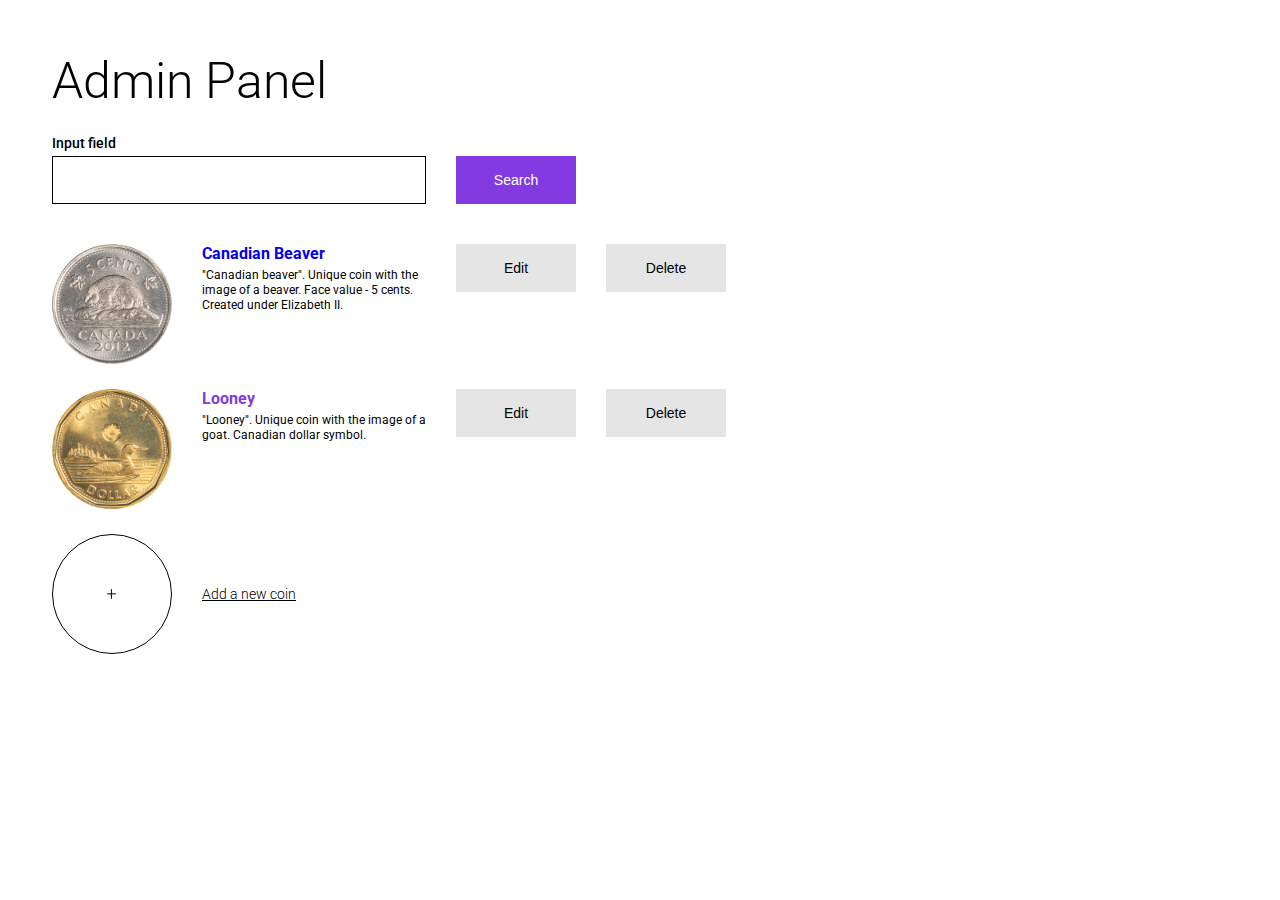
<file: Admin panel 1/index.html>
<!DOCTYPE html>
<html lang="en">

<head>
    <meta charset="UTF-8">
    <meta http-equiv="X-UA-Compatible" content="IE=edge">
    <meta name="viewport" content="width=device-width, initial-scale=1.0">
    <title>Admin panel 1</title>
    <link rel="stylesheet" href="../reset.css">
    <link rel="stylesheet" href="./style.css">
</head>

<body>
    <div class="container">
        <h1 class="header">Admin Panel</h1>
        <form action="submit">
            <label for="input" class="label">
                Input field
            </label>
            <div class="input-button">
                <input class="search-input" type="text" id="input">
                <button class="search-button">Search</button>
            </div>
        </form>
        <div class="coins">
            <div class="coin">
                <img src="./imgs/canadian-beaver.svg" alt="canadian-beaver">
                <div class="texts">
                    <h3><a class="link" href="../Coin's description/index.html">Canadian Beaver</a></h3>
                    <p>"Canadian beaver". Unique coin with the image of a beaver. Face value - 5 cents. Created
                        under Elizabeth II.</p>
                </div>
                <button>Edit</button>
                <button>Delete</button>
            </div>
            <div class="coin">
                <img src="./imgs/looney.svg" alt="">
                <div class="texts">
                    <h3>Looney</h3>
                    <p>"Looney". Unique coin with the image
                        of a goat. Canadian dollar symbol.</p>
                </div>
                <button>Edit</button>
                <button>Delete</button>
            </div>
            <div class="new coin">
                <img src="./imgs/ellipse-with-plus.svg" alt="">
                <div class="texts">
                    <a href="/">Add a new coin</a>
                </div>

            </div>
        </div>




    </div>
</body>

</html>
</file>
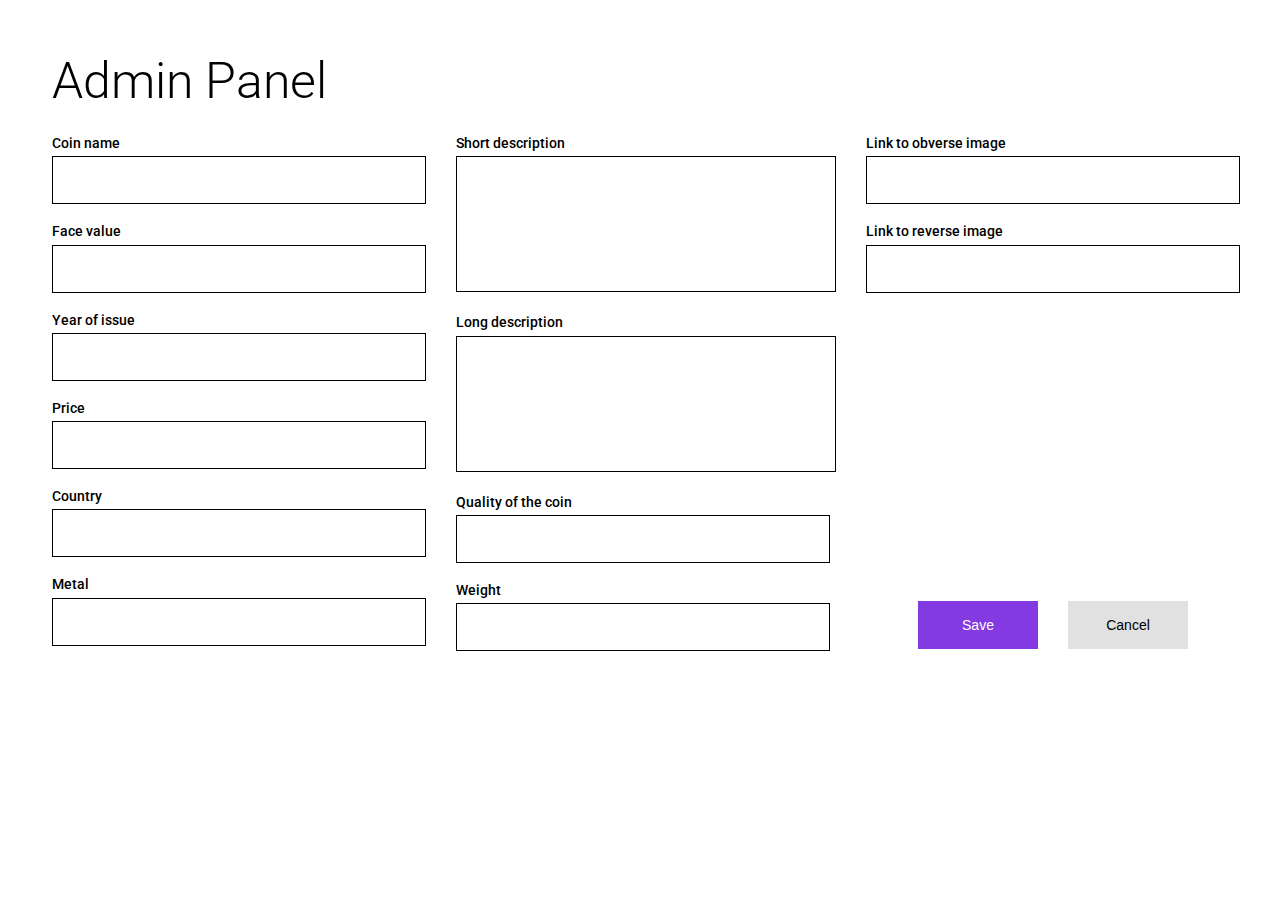
<file: Admin panel 2/index.html>
<!DOCTYPE html>
<html lang="en">

<head>
    <meta charset="UTF-8">
    <meta http-equiv="X-UA-Compatible" content="IE=edge">
    <meta name="viewport" content="width=device-width, initial-scale=1.0">
    <title>Admin panel 2</title>
    <link rel="stylesheet" href="../reset.css">
    <link rel="stylesheet" href="./style.css">
</head>

<body>
    <div class="container">
        <h1 class="header">Admin Panel</h1>
        <form action="">
            <div class="first column">

                <label for="coin-name">Coin name</label>
                <input type="text" name="coin-name" id="coin-name">

                <label for="face-value">Face value</label>
                <input type="text" name="face-value" id="face-value">

                <label for="year">Year of issue</label>
                <input type="text" name="year" id="year">

                <label for="price">Price</label>
                <input type="text" name="price" id="price">

                <label for="country">Country</label>
                <input type="text" name="country" id="country">

                <label for="metal">Metal</label>
                <input type="text" name="metal" id="metal">

            </div>
            <div class="second column">
                <label for="short-description">Short description</label>
                <textarea name="short-description" id="short-description"></textarea>

                <label for="long-description">Long description</label>
                <textarea name="long-description" id="long-description"></textarea>

                <label for="quality">Quality of the coin</label>
                <input type="text" name="quality" id="quality">

                <label for="weight">Weight</label>
                <input type="text" id="weight">

            </div>
            <div class="third column">
                <label for="observe-link">Link to obverse image</label>
                <input type="text" name="observe-link" id="observe-link">

                <label for="reverse-link">Link to reverse image</label>
                <input type="text" name="reverse-link" id="reverse-link">
                <div class="buttons">
                    <button>Save</button>
                    <button>Cancel</button>
                </div>
            </div>
        </form>



    </div>
</body>

</html>
</file>
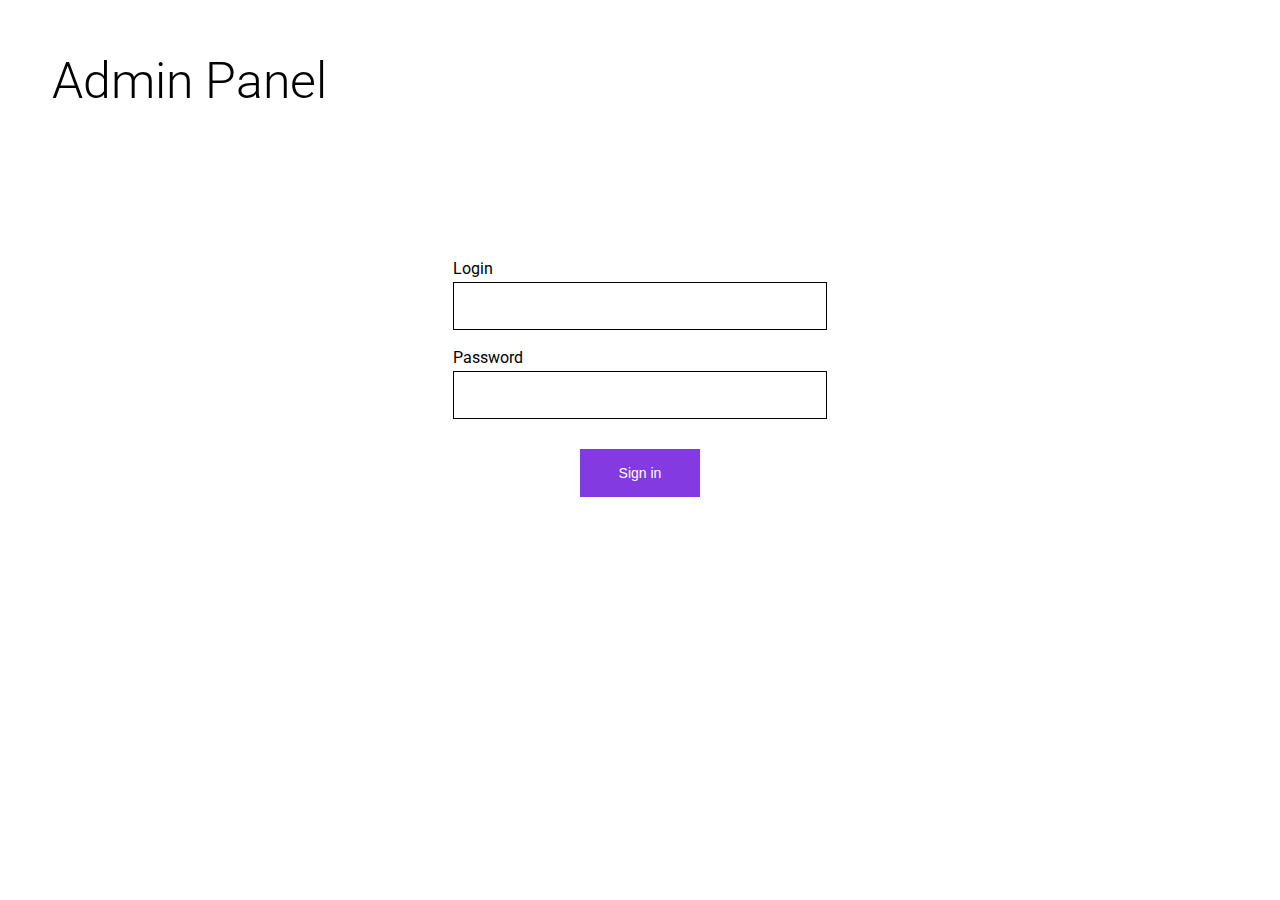
<file: Admin panel login/index.html>
<!DOCTYPE html>
<html lang="en">

<head>
    <meta charset="UTF-8">
    <meta http-equiv="X-UA-Compatible" content="IE=edge">
    <meta name="viewport" content="width=device-width, initial-scale=1.0">
    <title>Admin panel login</title>
    <link rel="stylesheet" href="../reset.css">
    <link rel="stylesheet" href="./style.css">

</head>

<body>
    <div class="container">
        <h1 class="admin-panel">Admin Panel</h1>

        <div class="main">
            <form action="submit">
                <div class="login">
                    <label for="login" class="label">
                        Login
                    </label>
                    <input type="text" name="login" id="login">
                </div>
                <div class="password">
                    <label for="password">Password</label>
                    <input type="password" name="password" id="password">
                </div>
                <button class="sign-in-button">Sign in</button>
            </form>
        </div>
    </div>
</body>

</html>
</file>
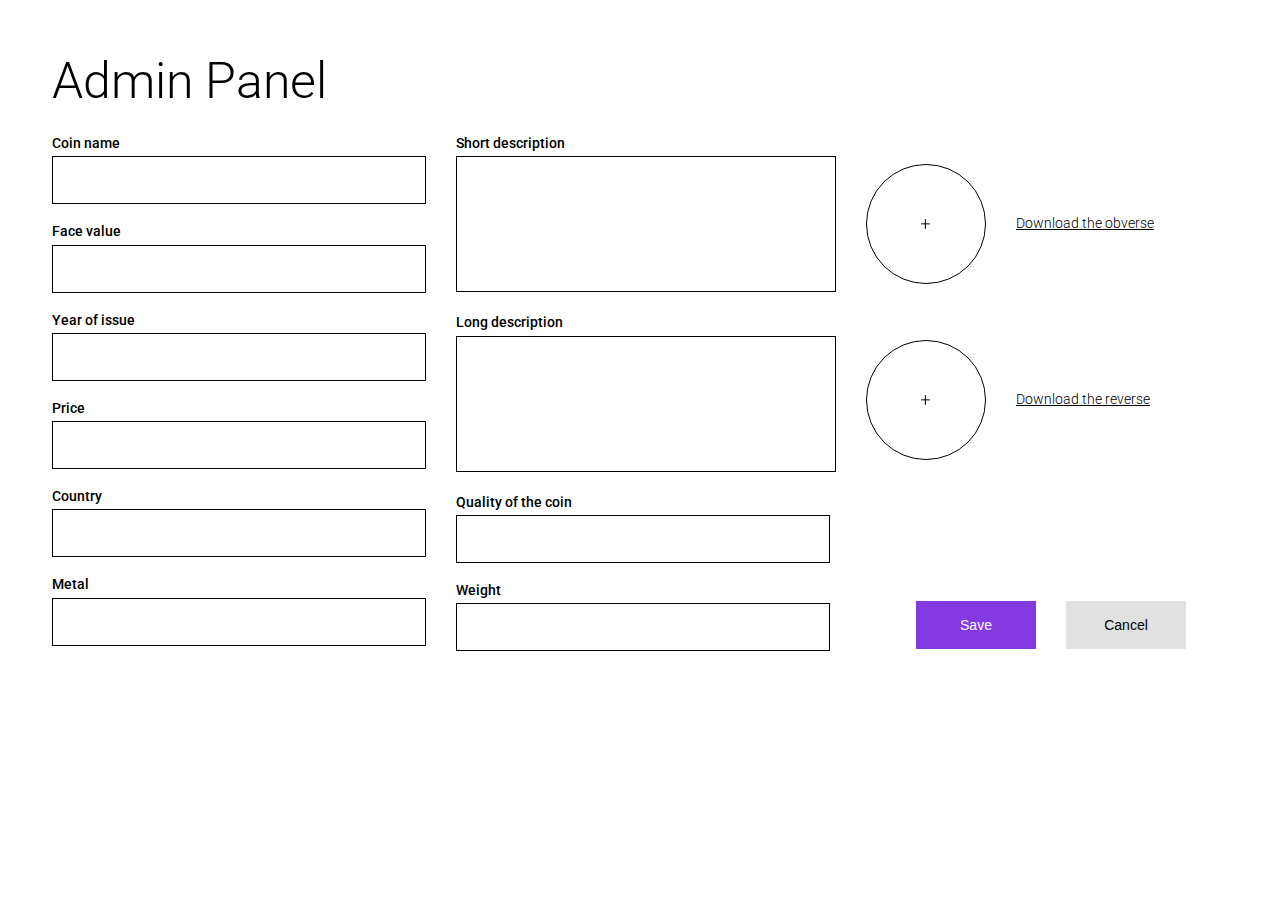
<file: Admin panel/index.html>
<!DOCTYPE html>
<html lang="en">

<head>
    <meta charset="UTF-8">
    <meta http-equiv="X-UA-Compatible" content="IE=edge">
    <meta name="viewport" content="width=device-width, initial-scale=1.0">
    <title>Admin panel 2</title>
    <link rel="stylesheet" href="../reset.css">
    <link rel="stylesheet" href="./style.css">
</head>

<body>
    <div class="container">
        <h1 class="header">Admin Panel</h1>
        <form action="">
            <div class="column">

                <label for="coin-name">Coin name</label>
                <input type="text" name="coin-name" id="coin-name">

                <label for="face-value">Face value</label>
                <input type="text" name="face-value" id="face-value">

                <label for="year">Year of issue</label>
                <input type="text" name="year" id="year">

                <label for="price">Price</label>
                <input type="text" name="price" id="price">

                <label for="country">Country</label>
                <input type="text" name="country" id="country">

                <label for="metal">Metal</label>
                <input type="text" name="metal" id="metal">

            </div>
            <div class="column">
                <label for="short-description">Short description</label>
                <textarea name="short-description" id="short-description"></textarea>

                <label for="long-description">Long description</label>
                <textarea name="long-description" id="long-description"></textarea>

                <label for="quality">Quality of the coin</label>
                <input type="text" name="quality" id="quality">

                <label for="weight">Weight</label>
                <input type="text" id="weight">

            </div>
            <div class="column">
                <div class="download-links">
                    <div class="download">
                        <img src="./imgs/ellipse-with-plus.svg" alt="download-icon">
                        <a href="/">Download the obverse</a>
                    </div>
                    <div class="download">
                        <img src="./imgs/ellipse-with-plus.svg" alt="download-icon">
                        <a href="/">Download the reverse</a>
                    </div>
                </div>
                <div class="buttons">
                    <button>Save</button>
                    <button>Cancel</button>
                </div>
            </div>
        </form>



    </div>
</body>

</html>
</file>
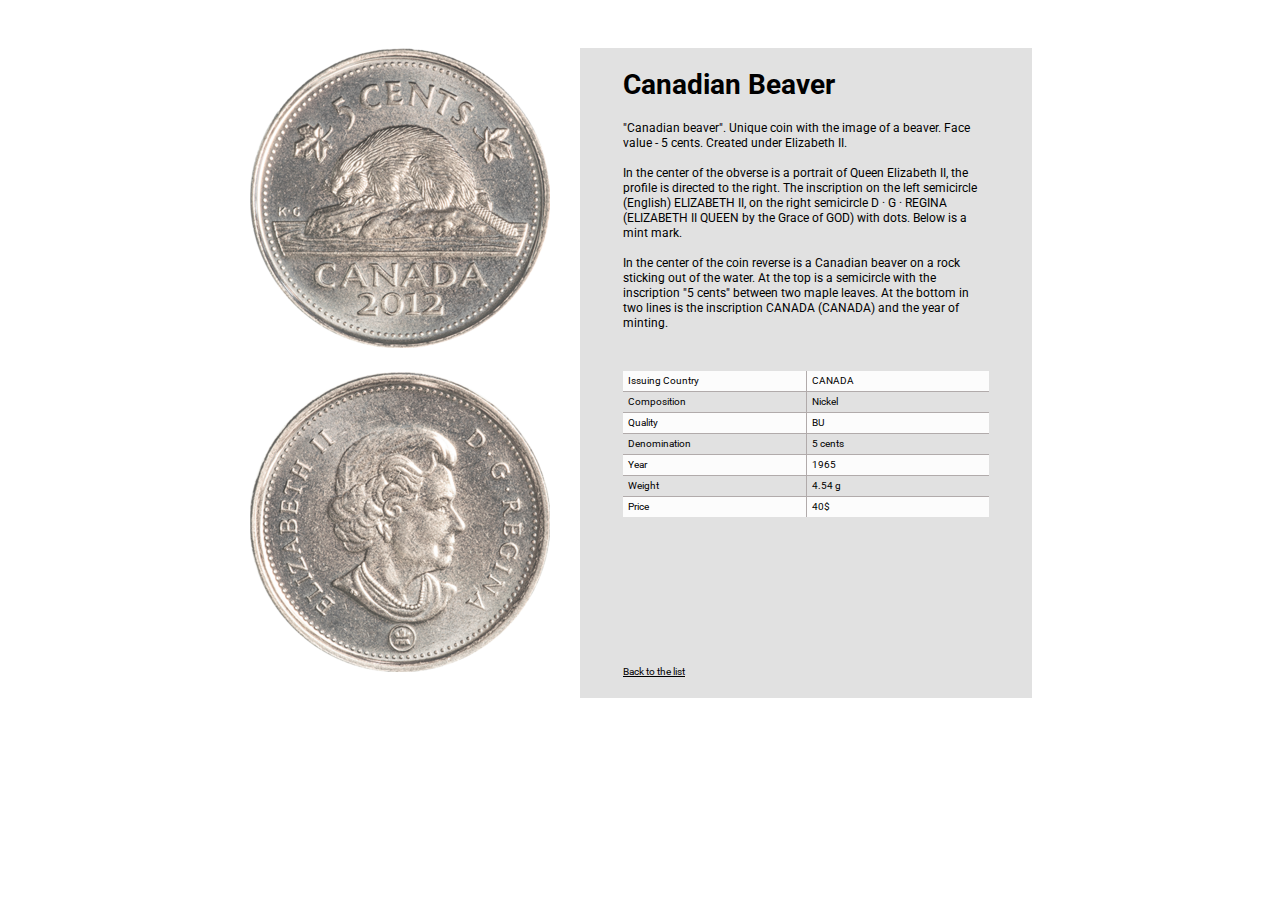
<file: Coin's description/index.html>
<!DOCTYPE html>
<html lang="en">

<head>
    <meta charset="UTF-8">
    <meta http-equiv="X-UA-Compatible" content="IE=edge">
    <meta name="viewport" content="width=device-width, initial-scale=1.0">
    <title>Coin's Description</title>
    <link rel="stylesheet" href="../reset.css">
    <link rel="stylesheet" href="./style.css">
</head>

<body>
    <div class="container">
        <div class="main">
            <div class="images">
                <img src="./imgs/canadian-beaver-front.svg" alt="canadian-beaver-front">
                <img src="./imgs/canadian-beaver-back.svg" alt="canadian-beaver-back">
            </div>
            <div class="description">
                <h1>Canadian Beaver</h1>
                <p>"Canadian beaver". Unique coin with the image of a beaver. Face value - 5 cents. Created under
                    Elizabeth
                    II.
                    <br>
                    <br>

                    In the center of the obverse is a portrait of Queen Elizabeth II, the profile is directed to the
                    right.
                    The inscription on the left semicircle (English) ELIZABETH II, on the right semicircle D · G ·
                    REGINA
                    (ELIZABETH II QUEEN by the Grace of GOD) with dots. Below is a mint mark.
                    <br>
                    <br>

                    In the center of the coin reverse is a Canadian beaver on a rock sticking out of the water. At the
                    top
                    is a semicircle with the inscription "5 cents" between two maple leaves. At the bottom in two lines
                    is
                    the inscription CANADA (CANADA) and the year of minting.
                </p>
                <table>
                    <tbody>
                        <tr>
                            <td>Issuing Country</td>
                            <td>CANADA</td>
                        </tr>
                        <tr>
                            <td>Composition</td>
                            <td>Nickel</td>
                        </tr>
                        <tr>
                            <td>Quality</td>
                            <td>BU</td>
                        </tr>
                        <tr>
                            <td>Denomination</td>
                            <td>5 cents</td>
                        </tr>
                        <tr>
                            <td>Year</td>
                            <td>1965</td>
                        </tr>
                        <tr>
                            <td>Weight</td>
                            <td>4.54 g</td>
                        </tr>
                        <tr>
                            <td>Price</td>
                            <td>40$</td>
                        </tr>
                    </tbody>
                </table>
                <a href="../List of Coins/index.html">Back to the list</a>
            </div>
        </div>
    </div>
</body>

</html>
</file>
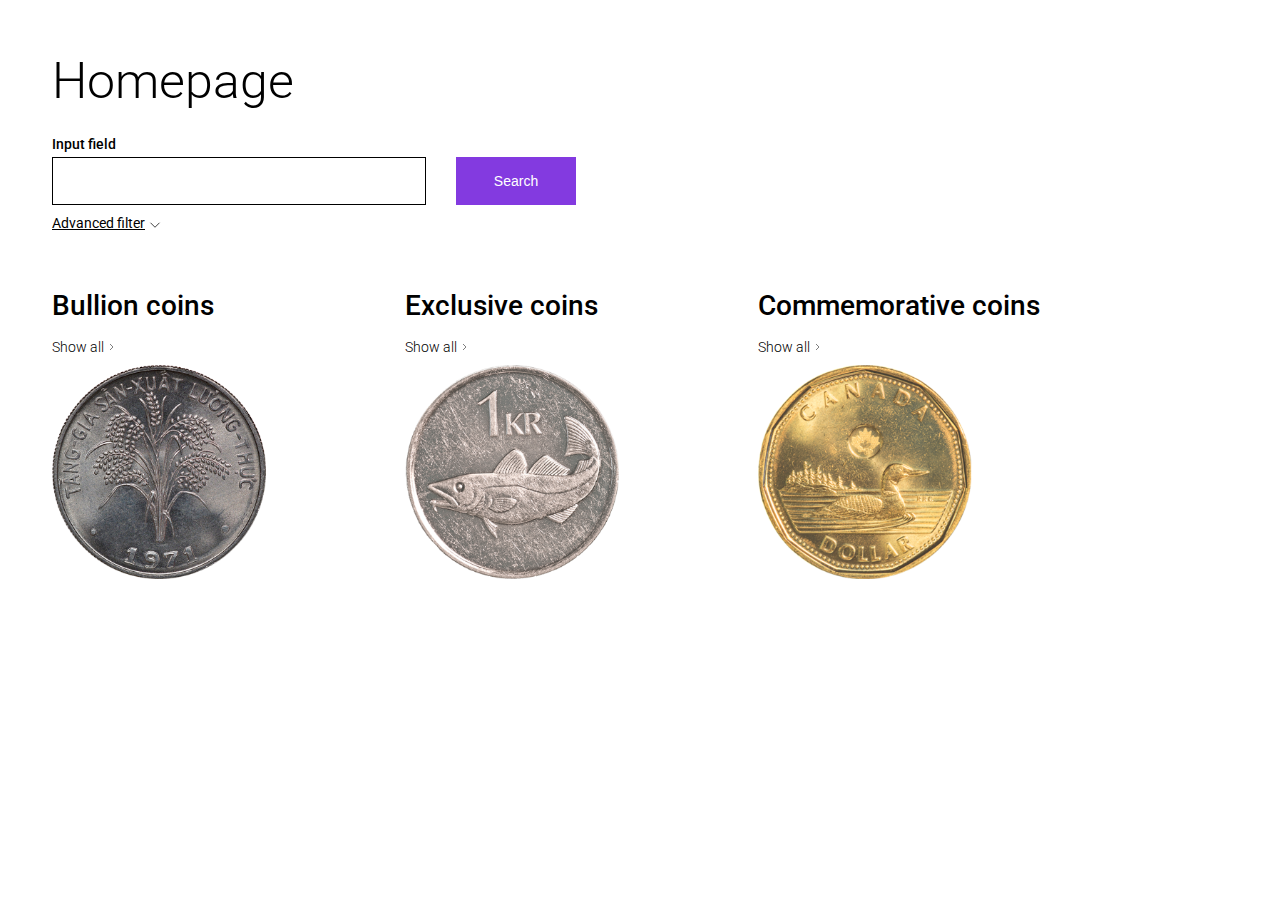
<file: Homepage1/index.html>
<!DOCTYPE html>
<html lang="en">

<head>
    <meta charset="UTF-8">
    <meta http-equiv="X-UA-Compatible" content="IE=edge">
    <meta name="viewport" content="width=device-width, initial-scale=1.0">
    <title>Homepage1</title>
    <link rel="stylesheet" href="../reset.css">
    <link rel="stylesheet" href="./style.css">
</head>

<body>
    <div class="container">
        <h1 class="homepage">Homepage</h1>
        <form action="submit">
            <label for="input" class="label">
                Input field
            </label>
            <br>
            <div class="input-button">
                <input class="search-input" type="text" id="input">
                <button class="search-button">Search</button>
            </div>
        </form>
        <div class="advanced-filter">
            <a href="../Homepage2/index.html">Advanced filter</a>
            <img src="./imgs/arrow.svg" alt="adv-filter img">
        </div>
        <div class="all-coins">
            <div class="coin">
                <h3>Bullion coins</h3>
                <div class="show-all-filter">
                    <h6>Show all</h6>

                    <img class="show-all-arrow" src="./imgs/arrow.svg" alt="show-all img">
                </div>
                <img src="./imgs/coin1.svg" alt="coin1">
            </div>
            <div class="coin">
                <h3>Exclusive coins</h3>
                <div class="show-all-filter">
                    <h6>Show all</h6>
                    <img class="show-all-arrow" src="./imgs/arrow.svg" alt="show-all img">
                </div>
                <img src="./imgs/coin2.svg" alt="coin2">
            </div>
            <div class="coin">
                <h3>Commemorative coins</h3>
                <div class="show-all-filter">
                    <h6>Show all</h6>
                    <img class="show-all-arrow" src="./imgs/arrow.svg" alt="show-all img">
                </div>
                <img src="./imgs/coin3.svg" alt="coin3">
            </div>


        </div>


    </div>

</body>

</html>
</file>
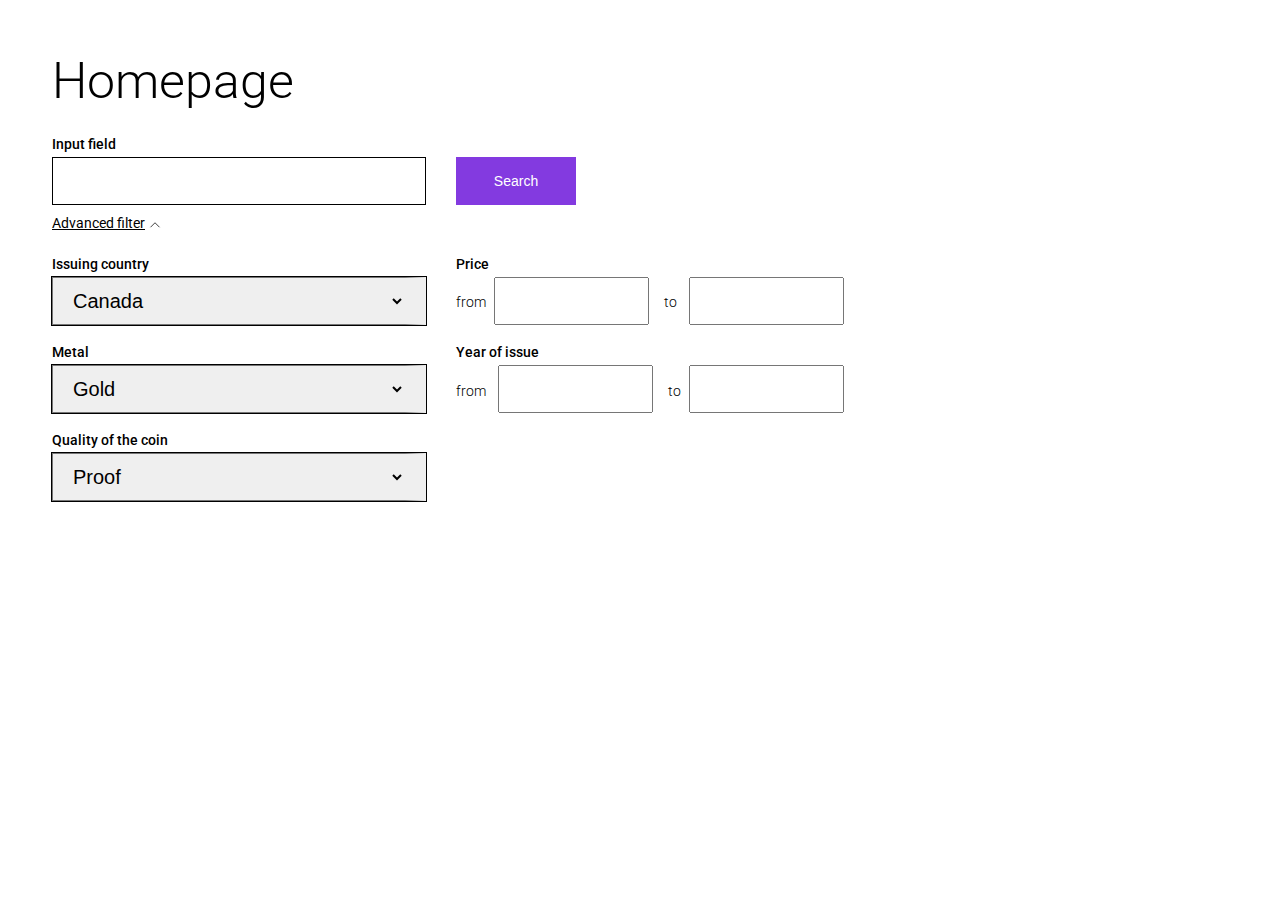
<file: Homepage2/index.html>
<!DOCTYPE html>
<html lang="en">

<head>
    <meta charset="UTF-8">
    <meta http-equiv="X-UA-Compatible" content="IE=edge">
    <meta name="viewport" content="width=device-width, initial-scale=1.0">
    <title>Homepage2</title>
    <link rel="stylesheet" href="../reset.css">
    <link rel="stylesheet" href="./style.css">
</head>

<body>
    <div class="container">
        <h1 class="homepage">Homepage</h1>
        <form action="submit">
            <label for="input" class="label">
                Input field
            </label>
            <div class="input-button">
                <input class="search-input" type="text" id="input">
                <button class="search-button">Search</button>
            </div>
        </form>
        <div class="advanced-filter">
            <a href="../Homepage1/index.html">Advanced filter</a>
            <img src="./imgs/arrow.svg" alt="adv-filter img">
        </div>
        <div class="main">
            <div class="select-boxes">
                <div class="country select">
                    <label for="country">Issuing country</label>


                    <select id="country" name="country" class="form-control">
                        <option value="Afghanistan">Afghanistan</option>
                        <option value="Åland Islands">Åland Islands</option>
                        <option value="Albania">Albania</option>
                        <option value="Algeria">Algeria</option>
                        <option value="American Samoa">American Samoa</option>
                        <option value="Andorra">Andorra</option>
                        <option value="Angola">Angola</option>
                        <option value="Anguilla">Anguilla</option>
                        <option value="Antarctica">Antarctica</option>
                        <option value="Antigua and Barbuda">Antigua and Barbuda</option>
                        <option value="Argentina">Argentina</option>
                        <option value="Armenia">Armenia</option>
                        <option value="Aruba">Aruba</option>
                        <option value="Australia">Australia</option>
                        <option value="Austria">Austria</option>
                        <option value="Azerbaijan">Azerbaijan</option>
                        <option value="Bahamas">Bahamas</option>
                        <option value="Bahrain">Bahrain</option>
                        <option value="Bangladesh">Bangladesh</option>
                        <option value="Barbados">Barbados</option>
                        <option value="Belarus">Belarus</option>
                        <option value="Belgium">Belgium</option>
                        <option value="Belize">Belize</option>
                        <option value="Benin">Benin</option>
                        <option value="Bermuda">Bermuda</option>
                        <option value="Bhutan">Bhutan</option>
                        <option value="Bolivia">Bolivia</option>
                        <option value="Bosnia and Herzegovina">Bosnia and Herzegovina</option>
                        <option value="Botswana">Botswana</option>
                        <option value="Bouvet Island">Bouvet Island</option>
                        <option value="Brazil">Brazil</option>
                        <option value="British Indian Ocean Territory">British Indian Ocean Territory</option>
                        <option value="Brunei Darussalam">Brunei Darussalam</option>
                        <option value="Bulgaria">Bulgaria</option>
                        <option value="Burkina Faso">Burkina Faso</option>
                        <option value="Burundi">Burundi</option>
                        <option value="Cambodia">Cambodia</option>
                        <option value="Cameroon">Cameroon</option>
                        <option value="Canada" selected>Canada</option>
                        <option value="Cape Verde">Cape Verde</option>
                        <option value="Cayman Islands">Cayman Islands</option>
                        <option value="Central African Republic">Central African Republic</option>
                        <option value="Chad">Chad</option>
                        <option value="Chile">Chile</option>
                        <option value="China">China</option>
                        <option value="Christmas Island">Christmas Island</option>
                        <option value="Cocos (Keeling) Islands">Cocos (Keeling) Islands</option>
                        <option value="Colombia">Colombia</option>
                        <option value="Comoros">Comoros</option>
                        <option value="Congo">Congo</option>
                        <option value="Congo, The Democratic Republic of The">Congo, The Democratic Republic of The
                        </option>
                        <option value="Cook Islands">Cook Islands</option>
                        <option value="Costa Rica">Costa Rica</option>
                        <option value="Cote D'ivoire">Cote D'ivoire</option>
                        <option value="Croatia">Croatia</option>
                        <option value="Cuba">Cuba</option>
                        <option value="Cyprus">Cyprus</option>
                        <option value="Czech Republic">Czech Republic</option>
                        <option value="Denmark">Denmark</option>
                        <option value="Djibouti">Djibouti</option>
                        <option value="Dominica">Dominica</option>
                        <option value="Dominican Republic">Dominican Republic</option>
                        <option value="Ecuador">Ecuador</option>
                        <option value="Egypt">Egypt</option>
                        <option value="El Salvador">El Salvador</option>
                        <option value="Equatorial Guinea">Equatorial Guinea</option>
                        <option value="Eritrea">Eritrea</option>
                        <option value="Estonia">Estonia</option>
                        <option value="Ethiopia">Ethiopia</option>
                        <option value="Falkland Islands (Malvinas)">Falkland Islands (Malvinas)</option>
                        <option value="Faroe Islands">Faroe Islands</option>
                        <option value="Fiji">Fiji</option>
                        <option value="Finland">Finland</option>
                        <option value="France">France</option>
                        <option value="French Guiana">French Guiana</option>
                        <option value="French Polynesia">French Polynesia</option>
                        <option value="French Southern Territories">French Southern Territories</option>
                        <option value="Gabon">Gabon</option>
                        <option value="Gambia">Gambia</option>
                        <option value="Georgia">Georgia</option>
                        <option value="Germany">Germany</option>
                        <option value="Ghana">Ghana</option>
                        <option value="Gibraltar">Gibraltar</option>
                        <option value="Greece">Greece</option>
                        <option value="Greenland">Greenland</option>
                        <option value="Grenada">Grenada</option>
                        <option value="Guadeloupe">Guadeloupe</option>
                        <option value="Guam">Guam</option>
                        <option value="Guatemala">Guatemala</option>
                        <option value="Guernsey">Guernsey</option>
                        <option value="Guinea">Guinea</option>
                        <option value="Guinea-bissau">Guinea-bissau</option>
                        <option value="Guyana">Guyana</option>
                        <option value="Haiti">Haiti</option>
                        <option value="Heard Island and Mcdonald Islands">Heard Island and Mcdonald Islands</option>
                        <option value="Holy See (Vatican City State)">Holy See (Vatican City State)</option>
                        <option value="Honduras">Honduras</option>
                        <option value="Hong Kong">Hong Kong</option>
                        <option value="Hungary">Hungary</option>
                        <option value="Iceland">Iceland</option>
                        <option value="India">India</option>
                        <option value="Indonesia">Indonesia</option>
                        <option value="Iran, Islamic Republic of">Iran, Islamic Republic of</option>
                        <option value="Iraq">Iraq</option>
                        <option value="Ireland">Ireland</option>
                        <option value="Isle of Man">Isle of Man</option>
                        <option value="Israel">Israel</option>
                        <option value="Italy">Italy</option>
                        <option value="Jamaica">Jamaica</option>
                        <option value="Japan">Japan</option>
                        <option value="Jersey">Jersey</option>
                        <option value="Jordan">Jordan</option>
                        <option value="Kazakhstan">Kazakhstan</option>
                        <option value="Kenya">Kenya</option>
                        <option value="Kiribati">Kiribati</option>
                        <option value="Korea, Democratic People's Republic of">Korea, Democratic People's Republic of
                        </option>
                        <option value="Korea, Republic of">Korea, Republic of</option>
                        <option value="Kuwait">Kuwait</option>
                        <option value="Kyrgyzstan">Kyrgyzstan</option>
                        <option value="Lao People's Democratic Republic">Lao People's Democratic Republic</option>
                        <option value="Latvia">Latvia</option>
                        <option value="Lebanon">Lebanon</option>
                        <option value="Lesotho">Lesotho</option>
                        <option value="Liberia">Liberia</option>
                        <option value="Libyan Arab Jamahiriya">Libyan Arab Jamahiriya</option>
                        <option value="Liechtenstein">Liechtenstein</option>
                        <option value="Lithuania">Lithuania</option>
                        <option value="Luxembourg">Luxembourg</option>
                        <option value="Macao">Macao</option>
                        <option value="Macedonia, The Former Yugoslav Republic of">Macedonia, The Former Yugoslav
                            Republic
                            of
                        </option>
                        <option value="Madagascar">Madagascar</option>
                        <option value="Malawi">Malawi</option>
                        <option value="Malaysia">Malaysia</option>
                        <option value="Maldives">Maldives</option>
                        <option value="Mali">Mali</option>
                        <option value="Malta">Malta</option>
                        <option value="Marshall Islands">Marshall Islands</option>
                        <option value="Martinique">Martinique</option>
                        <option value="Mauritania">Mauritania</option>
                        <option value="Mauritius">Mauritius</option>
                        <option value="Mayotte">Mayotte</option>
                        <option value="Mexico">Mexico</option>
                        <option value="Micronesia, Federated States of">Micronesia, Federated States of</option>
                        <option value="Moldova, Republic of">Moldova, Republic of</option>
                        <option value="Monaco">Monaco</option>
                        <option value="Mongolia">Mongolia</option>
                        <option value="Montenegro">Montenegro</option>
                        <option value="Montserrat">Montserrat</option>
                        <option value="Morocco">Morocco</option>
                        <option value="Mozambique">Mozambique</option>
                        <option value="Myanmar">Myanmar</option>
                        <option value="Namibia">Namibia</option>
                        <option value="Nauru">Nauru</option>
                        <option value="Nepal">Nepal</option>
                        <option value="Netherlands">Netherlands</option>
                        <option value="Netherlands Antilles">Netherlands Antilles</option>
                        <option value="New Caledonia">New Caledonia</option>
                        <option value="New Zealand">New Zealand</option>
                        <option value="Nicaragua">Nicaragua</option>
                        <option value="Niger">Niger</option>
                        <option value="Nigeria">Nigeria</option>
                        <option value="Niue">Niue</option>
                        <option value="Norfolk Island">Norfolk Island</option>
                        <option value="Northern Mariana Islands">Northern Mariana Islands</option>
                        <option value="Norway">Norway</option>
                        <option value="Oman">Oman</option>
                        <option value="Pakistan">Pakistan</option>
                        <option value="Palau">Palau</option>
                        <option value="Palestinian Territory, Occupied">Palestinian Territory, Occupied</option>
                        <option value="Panama">Panama</option>
                        <option value="Papua New Guinea">Papua New Guinea</option>
                        <option value="Paraguay">Paraguay</option>
                        <option value="Peru">Peru</option>
                        <option value="Philippines">Philippines</option>
                        <option value="Pitcairn">Pitcairn</option>
                        <option value="Poland">Poland</option>
                        <option value="Portugal">Portugal</option>
                        <option value="Puerto Rico">Puerto Rico</option>
                        <option value="Qatar">Qatar</option>
                        <option value="Reunion">Reunion</option>
                        <option value="Romania">Romania</option>
                        <option value="Russian Federation">Russian Federation</option>
                        <option value="Rwanda">Rwanda</option>
                        <option value="Saint Helena">Saint Helena</option>
                        <option value="Saint Kitts and Nevis">Saint Kitts and Nevis</option>
                        <option value="Saint Lucia">Saint Lucia</option>
                        <option value="Saint Pierre and Miquelon">Saint Pierre and Miquelon</option>
                        <option value="Saint Vincent and The Grenadines">Saint Vincent and The Grenadines</option>
                        <option value="Samoa">Samoa</option>
                        <option value="San Marino">San Marino</option>
                        <option value="Sao Tome and Principe">Sao Tome and Principe</option>
                        <option value="Saudi Arabia">Saudi Arabia</option>
                        <option value="Senegal">Senegal</option>
                        <option value="Serbia">Serbia</option>
                        <option value="Seychelles">Seychelles</option>
                        <option value="Sierra Leone">Sierra Leone</option>
                        <option value="Singapore">Singapore</option>
                        <option value="Slovakia">Slovakia</option>
                        <option value="Slovenia">Slovenia</option>
                        <option value="Solomon Islands">Solomon Islands</option>
                        <option value="Somalia">Somalia</option>
                        <option value="South Africa">South Africa</option>
                        <option value="South Georgia and The South Sandwich Islands">South Georgia and The South
                            Sandwich
                            Islands
                        </option>
                        <option value="Spain">Spain</option>
                        <option value="Sri Lanka">Sri Lanka</option>
                        <option value="Sudan">Sudan</option>
                        <option value="Suriname">Suriname</option>
                        <option value="Svalbard and Jan Mayen">Svalbard and Jan Mayen</option>
                        <option value="Swaziland">Swaziland</option>
                        <option value="Sweden">Sweden</option>
                        <option value="Switzerland">Switzerland</option>
                        <option value="Syrian Arab Republic">Syrian Arab Republic</option>
                        <option value="Taiwan">Taiwan</option>
                        <option value="Tajikistan">Tajikistan</option>
                        <option value="Tanzania, United Republic of">Tanzania, United Republic of</option>
                        <option value="Thailand">Thailand</option>
                        <option value="Timor-leste">Timor-leste</option>
                        <option value="Togo">Togo</option>
                        <option value="Tokelau">Tokelau</option>
                        <option value="Tonga">Tonga</option>
                        <option value="Trinidad and Tobago">Trinidad and Tobago</option>
                        <option value="Tunisia">Tunisia</option>
                        <option value="Turkey">Turkey</option>
                        <option value="Turkmenistan">Turkmenistan</option>
                        <option value="Turks and Caicos Islands">Turks and Caicos Islands</option>
                        <option value="Tuvalu">Tuvalu</option>
                        <option value="Uganda">Uganda</option>
                        <option value="Ukraine">Ukraine</option>
                        <option value="United Arab Emirates">United Arab Emirates</option>
                        <option value="United Kingdom">United Kingdom</option>
                        <option value="United States">United States</option>
                        <option value="United States Minor Outlying Islands">United States Minor Outlying Islands
                        </option>
                        <option value="Uruguay">Uruguay</option>
                        <option value="Uzbekistan">Uzbekistan</option>
                        <option value="Vanuatu">Vanuatu</option>
                        <option value="Venezuela">Venezuela</option>
                        <option value="Viet Nam">Viet Nam</option>
                        <option value="Virgin Islands, British">Virgin Islands, British</option>
                        <option value="Virgin Islands, U.S.">Virgin Islands, U.S.</option>
                        <option value="Wallis and Futuna">Wallis and Futuna</option>
                        <option value="Western Sahara">Western Sahara</option>
                        <option value="Yemen">Yemen</option>
                        <option value="Zambia">Zambia</option>
                        <option value="Zimbabwe">Zimbabwe</option>
                    </select>
                </div>
                <div class="metal select">
                    <label for="metal">Metal</label>
                    <select id="metal" name="metal" class="form-control">
                        <option value="Gold" selected>Gold</option>
                        <option value="Nickel">Nickel</option>
                        <option value="Silver">Silver</option>
                        <option value="Steel">Steel</option>
                    </select>
                </div>
                <div class="quality select">
                    <label for="quality">Quality of the coin</label>
                    <select id="quality" name="quality" class="form-control">
                        <option value="Bullion">Bullion</option>
                        <option value="Circulating">Circulating</option>
                        <option value="Proof" selected>Proof</option>
                        <option value="Uncirculating">Uncirculating</option>
                    </select>
                </div>
            </div>

            <div class="input-boxes">
                <label for="price">Price</label>
                <span class="from">from</span><input type="number" min="1900" id="price"><span class="to">to</span>
                <input type="number" id="price">
                <label for="year">Year of issue
                </label>
                <span class="from">from</span> <input type="number" id="year"><span class="to">to</span><input
                    type="number" id="year">
            </div>
        </div>




    </div>
</body>

</html>
</file>
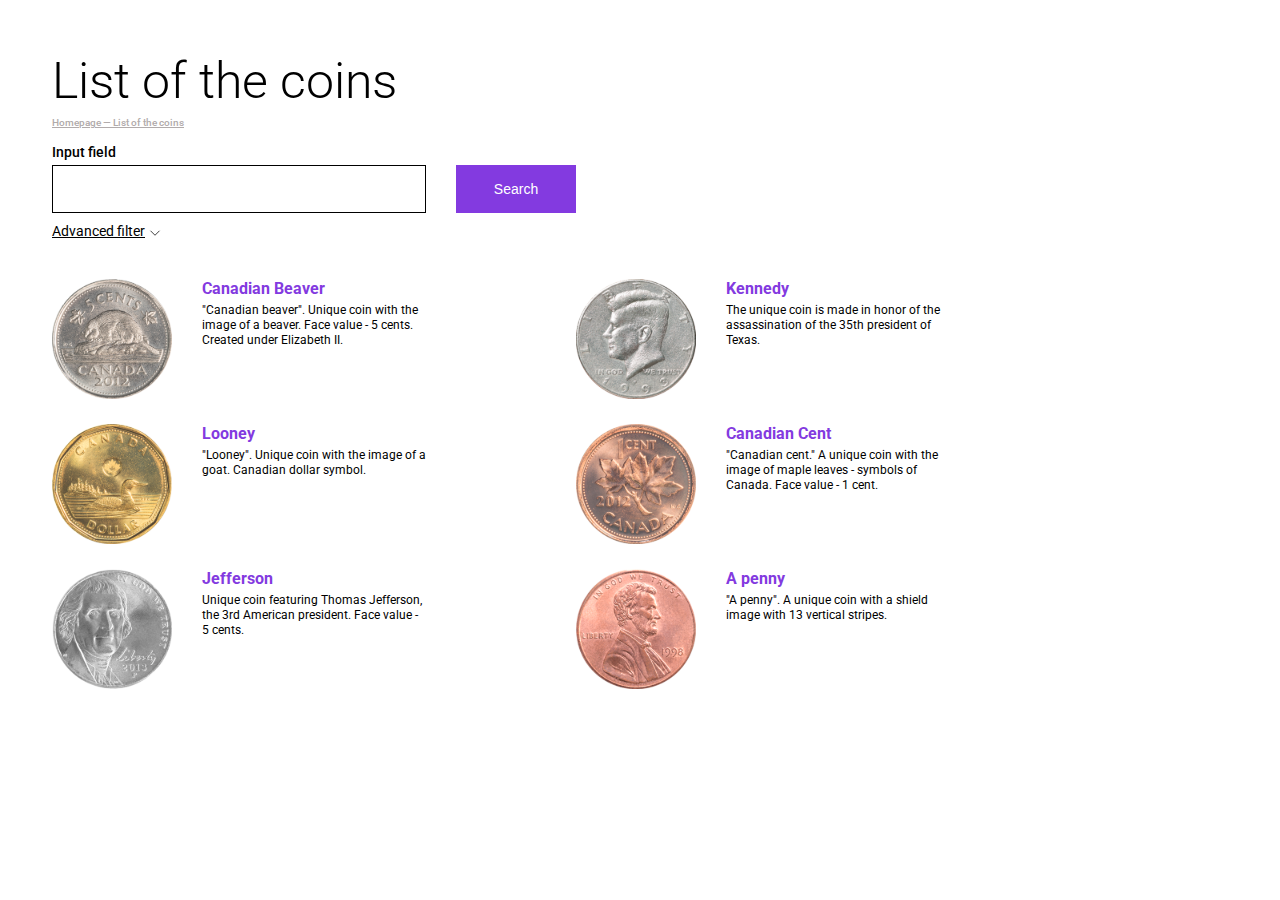
<file: List of Coins/index.html>
<!DOCTYPE html>
<html lang="en">

<head>
    <meta charset="UTF-8">
    <meta http-equiv="X-UA-Compatible" content="IE=edge">
    <meta name="viewport" content="width=device-width, initial-scale=1.0">
    <title>List of Coins</title>
    <link rel="stylesheet" href="../reset.css">
    <link rel="stylesheet" href="./style.css">
</head>

<body>
    <div class="container">
        <h1 class="header">List of the coins</h1>
        <p class="site-description">Homepage — List of the coins</p>
        <form action="submit">
            <label for="input" class="label">
                Input field
            </label>
            <div class="input-button">
                <input class="search-input" type="text" id="input">
                <button class="search-button">Search</button>
            </div>
        </form>
        <div class="advanced-filter">
            <a href="../Homepage1/index.html">Advanced filter</a>
            <img src="./imgs/arrow.svg" alt="adv-filter img">
        </div>
        <div class="coins">
            <div class="left column">
                <div class="coin">
                    <img src="./imgs/canadian-beaver.svg" alt="canadian-beaver">
                    <div class="texts">
                        <h3><a class="link" href="../Coin's description/index.html">Canadian Beaver</a></h3>
                        <p>"Canadian beaver". Unique coin with the image of a beaver. Face value - 5 cents. Created
                            under Elizabeth II.</p>
                    </div>
                </div>
                <div class="coin">
                    <img src="./imgs/looney.svg" alt="">
                    <div class="texts">
                        <h3>Looney</h3>
                        <p>"Looney". Unique coin with the image
                            of a goat. Canadian dollar symbol.</p>
                    </div>
                </div>
                <div class="coin">
                    <img src="./imgs/jefferson.svg" alt="">
                    <div class="texts">
                        <h3>Jefferson</h3>
                        <p>Unique coin featuring Thomas Jefferson,
                            the 3rd American president. Face value - 5 cents.
                        </p>
                    </div>
                </div>

            </div>
            <div class="right column">
                <div class="coin">
                    <img src="./imgs/kennedy.svg" alt="">
                    <div class="texts">
                        <h3>Kennedy</h3>
                        <p>The unique coin is made in honor of the assassination of the 35th president of Texas.</p>
                    </div>
                </div>
                <div class="coin">
                    <img src="./imgs/canadian-cent.svg" alt="">
                    <div class="texts">
                        <h3>Canadian Cent</h3>
                        <p>"Canadian cent." A unique coin with the image of maple leaves - symbols of Canada. Face value
                            - 1 cent.
                        </p>
                    </div>
                </div>
                <div class="coin">
                    <img src="./imgs/penny.svg" alt="">
                    <div class="texts">
                        <h3>A penny </h3>
                        <p>"A penny". A unique coin with a shield image with 13 vertical stripes.
                        </p>
                    </div>
                </div>
            </div>

        </div>


    </div>
</body>

</html>
</file>
<file: Admin panel 1/style.css>
@import url('https://fonts.googleapis.com/css2?family=Roboto:ital,wght@0,100;0,300;0,400;0,500;0,700;0,900;1,100;1,300;1,400;1,500;1,700;1,900&display=swap');


body {
    font-family: 'Roboto', sans-serif;
}

.container {
    max-width: 1280px;
    padding: 52px;
}


.header {
    font-weight: 300;
    font-size: 50px;
    line-height: 59px;
    margin-bottom: 25px;
}

.label {
    font-weight: 500;
    font-size: 14px;
    line-height: 109%;
    display: block;
    margin-bottom: 5px;
}

.input-button {
    display: flex;
    column-gap: 30px;
    margin-bottom: 40px;

}

.search-input {
    border: 1px solid #000000;
    width: 374px;
    height: 48px;
    box-sizing: border-box;
    padding: 16px;
    font-weight: 300;
    font-size: 20px;
    line-height: 121%;
}

.search-button {
    width: 120px;
    height: 48px;
    background: #833AE0;
    font-weight: 400;
    font-size: 14px;
    line-height: 16px;
    border: none;
    color: white;
    cursor: pointer;
}

.coin {
    display: flex;
    column-gap: 30px;
    margin-bottom: 25px;
}

.coin img {
    width: 120px;
    height: 120px;
}

.coin h3 {
    cursor: pointer;
    font-weight: 700;
    font-size: 16px;
    line-height: 19px;
    color: #833AE0;
    margin-bottom: 5px;
}

.coin p {
    font-style: normal;
    font-weight: 400;
    font-size: 12px;
    line-height: 125.5%;
}

.coin .texts {
    max-width: 224px;
}

.coin button {
    width: 120px;
    height: 48px;
    background: #E5E5E5;
    border: none;
    font-weight: 400;
    font-size: 14px;
    line-height: 16px;
    cursor: pointer;
}

.new {
    align-items: center;
}

.new a {
    font-weight: 300;
    font-size: 14px;
    line-height: 109%;
    text-decoration: underline;
    color: #000000;
}
</file>
<file: Admin panel 2/style.css>
@import url('https://fonts.googleapis.com/css2?family=Roboto:ital,wght@0,100;0,300;0,400;0,500;0,700;0,900;1,100;1,300;1,400;1,500;1,700;1,900&display=swap');


body {
    font-family: 'Roboto', sans-serif;
}

.container {
    max-width: 1280px;
    padding: 52px;
}


.header {
    font-weight: 300;
    font-size: 50px;
    line-height: 59px;
    margin-bottom: 25px;
}

form {
    display: flex;
    column-gap: 30px;
}

label {
    font-weight: 500;
    font-size: 14px;
    line-height: 109%;
    display: block;
    margin-bottom: 5px;

}

input {
    border: 1px solid #000000;
    width: 374px;
    height: 48px;
    box-sizing: border-box;
    padding: 16px;
    font-weight: 300;
    font-size: 20px;
    line-height: 121%;
    margin-bottom: 20px;
}

textarea {
    width: 374px;
    height: 130px;
    margin-bottom: 20px;
    border: 1px solid #000000;
    resize: none;
}

.buttons {
    display: flex;
    justify-content: center;
    column-gap: 30px;
}

.buttons button {
    margin-top: 288px;
    width: 120px;
    height: 48px;
    background: #833AE0;
    font-weight: 400;
    font-size: 14px;
    line-height: 16px;
    border: none;
    color: white;
    cursor: pointer;
}

.buttons button:last-child {
    background-color: #E1E1E1;
    color: #000000;
    ;
}
</file>
<file: Admin panel login/style.css>
@import url('https://fonts.googleapis.com/css2?family=Roboto:ital,wght@0,100;0,300;0,400;0,500;0,700;0,900;1,100;1,300;1,400;1,500;1,700;1,900&display=swap');


body {
    font-family: 'Roboto', sans-serif;
}

.container {
    max-width: 1280px;
    padding: 52px;

}

.admin-panel {
    font-weight: 300;
    font-size: 50px;
    line-height: 59px;
    margin-bottom: 150px;
}

.sign-in-button {
    width: 120px;
    height: 48px;
    background: #833AE0;
    font-weight: 400;
    font-size: 14px;
    line-height: 16px;
    border: none;
    color: white;
    cursor: pointer;
}

label {
    display: block;
    margin-bottom: 5px;
}

input {
    border: 1px solid #000000;
    width: 374px;
    height: 48px;
    box-sizing: border-box;
    padding: 16px;
    font-weight: 300;
    font-size: 20px;
    line-height: 121%;
}

.main {
    display: flex;
    justify-content: center;
}

.login {
    margin-bottom: 20px;
}

.password {
    margin-bottom: 30px;
}

form {
    display: flex;
    flex-direction: column;
    align-items: center;
}
</file>
<file: Admin panel/style.css>
@import url('https://fonts.googleapis.com/css2?family=Roboto:ital,wght@0,100;0,300;0,400;0,500;0,700;0,900;1,100;1,300;1,400;1,500;1,700;1,900&display=swap');


body {
    font-family: 'Roboto', sans-serif;
}

.container {
    max-width: 1280px;
    padding: 52px;
}


.header {
    font-weight: 300;
    font-size: 50px;
    line-height: 59px;
    margin-bottom: 25px;
}

form {
    display: flex;
    column-gap: 30px;
}

label {
    font-weight: 500;
    font-size: 14px;
    line-height: 109%;
    display: block;
    margin-bottom: 5px;

}

input {
    border: 1px solid #000000;
    width: 374px;
    height: 48px;
    box-sizing: border-box;
    padding: 16px;
    font-weight: 300;
    font-size: 20px;
    line-height: 121%;
    margin-bottom: 20px;
}

textarea {
    width: 374px;
    height: 130px;
    margin-bottom: 20px;
    border: 1px solid #000000;
    resize: none;
}

.download-links {
    padding-top: 20px;
}

.download {
    height: 136px;
    display: flex;
    column-gap: 30px;
    align-items: center;
    margin-bottom: 40px;

}

.download a {
    font-weight: 300;
    font-size: 14px;
    line-height: 109%;
    text-decoration: underline;
    color: #000000;
}

.buttons {
    display: flex;
    justify-content: center;
    column-gap: 30px;
    padding-left: 50px;
}

.buttons button {
    margin-top: 93px;
    width: 120px;
    height: 48px;
    background: #833AE0;
    font-weight: 400;
    font-size: 14px;
    line-height: 16px;
    border: none;
    color: white;
    cursor: pointer;
}

.buttons button:last-child {
    background-color: #E1E1E1;
    color: #000000;
    ;
}
</file>
<file: Coin's description/style.css>
@import url('https://fonts.googleapis.com/css2?family=Roboto:ital,wght@0,100;0,300;0,400;0,500;0,700;0,900;1,100;1,300;1,400;1,500;1,700;1,900&display=swap');


body {
    font-family: 'Roboto', sans-serif;
}

.container {
    max-width: 1280px;
    padding: 48px 250px;
}

.main {
    display: flex;
    column-gap: 30px;
}

.images img:first-child {
    margin-bottom: 24px;
    width: 300px;
    height: 300px;
}

.images {
    display: flex;
    flex-direction: column;
}

.description {
    padding: 20px 43px;
    background: rgba(196, 196, 196, 0.5);
}

.description h1 {
    font-weight: 700;
    font-size: 28px;
    line-height: 33px;
    margin-bottom: 20px;
}

.description p {
    font-weight: 400;
    font-size: 12px;
    line-height: 125%;
    max-width: 366px;
    margin-bottom: 40px;
}

.description table {
    width: 366px;
    margin-bottom: 145px;
}

.description table tr:nth-child(odd) {
    background: rgba(255, 255, 255, 0.9);
}

.description table tr:nth-child(even) {
    border-top: 0.5px solid #B1ABAB;
    border-bottom: 0.5px solid #B1ABAB;
}

.description table td {
    font-weight: 400;
    font-size: 10px;
    width: 50%;
    padding: 5px;
}

.description table tr td:first-child {
    border-right: 0.5px solid #B1ABAB;
}

.description a {
    font-weight: 400;
    font-size: 10px;
    line-height: 12px;
    color: black;
    text-decoration: underline;
}
</file>
<file: Homepage1/style.css>
@import url('https://fonts.googleapis.com/css2?family=Roboto:ital,wght@0,100;0,300;0,400;0,500;0,700;0,900;1,100;1,300;1,400;1,500;1,700;1,900&display=swap');


body {
    font-family: 'Roboto', sans-serif;
}

.container {
    max-width: 1280px;
    padding: 52px;
}

.homepage {
    font-weight: 300;
    font-size: 50px;
    line-height: 59px;
    margin-bottom: 25px;
}

.label {
    font-weight: 500;
    font-size: 14px;
    line-height: 109%;
    display: inline-block;
    margin-bottom: 5px;
}

.input-button {
    display: flex;
    column-gap: 30px;
    margin-bottom: 10px;

}

.search-input {
    border: 1px solid #000000;
    width: 374px;
    height: 48px;
    box-sizing: border-box;
    padding: 16px;
    font-weight: 300;
    font-size: 20px;
    line-height: 121%;
}

.search-button {
    width: 120px;
    height: 48px;
    background: #833AE0;
    font-weight: 400;
    font-size: 14px;
    line-height: 16px;
    border: none;
    color: white;
    cursor: pointer;
}

.advanced-filter {
    margin-bottom: 60px;
}

.advanced-filter a {
    font-size: 14px;
    line-height: 109%;
    color: black;
    text-decoration: underline;

}

.advanced-filter img {
    width: 12px;
    height: 6px;
}

.all-coins {
    display: flex;
}

.all-coins .coin {
    width: 30%;
}

.all-coins h3 {
    font-weight: 500;
    font-size: 28px;
    line-height: 100%;
    margin-bottom: 20px;
}

.all-coins .coin h6 {
    font-weight: 300;
    font-size: 14px;
    line-height: 109%;
    display: inline;
}

.show-all-filter {
    margin-bottom: 10px;
    display: flex;
    align-items: center;
    column-gap: 3px;
    cursor: pointer;

}

.show-all-arrow {
    width: 9px;
    height: 4px;
    transform: rotate(-90deg);
}
</file>
<file: Homepage2/style.css>
@import url('https://fonts.googleapis.com/css2?family=Roboto:ital,wght@0,100;0,300;0,400;0,500;0,700;0,900;1,100;1,300;1,400;1,500;1,700;1,900&display=swap');


body {
    font-family: 'Roboto', sans-serif;
}

.container {
    max-width: 1280px;
    padding: 52px;
}

.homepage {
    font-weight: 300;
    font-size: 50px;
    line-height: 59px;
    margin-bottom: 25px;
}

.label {
    font-weight: 500;
    font-size: 14px;
    line-height: 109%;
    display: inline-block;
    margin-bottom: 5px;
}

.input-button {
    display: flex;
    column-gap: 30px;
    margin-bottom: 10px;

}

.search-input {
    border: 1px solid #000000;
    width: 374px;
    height: 48px;
    box-sizing: border-box;
    padding: 16px;
    font-weight: 300;
    font-size: 20px;
    line-height: 121%;
}

.search-button {
    width: 120px;
    height: 48px;
    background: #833AE0;
    font-weight: 400;
    font-size: 14px;
    line-height: 16px;
    border: none;
    color: white;
    cursor: pointer;
}

.advanced-filter {
    margin-bottom: 25px;
}

.advanced-filter a {
    font-size: 14px;
    line-height: 109%;
    color: black;
    text-decoration: underline;

}

.advanced-filter img {
    width: 12px;
    height: 6px;
    transform: rotate(-180deg)
}

.main {
    display: flex;
    column-gap: 30px;
}

.select-boxes select {
    width: 374px;
    height: 48px;
    padding-left: 16px;
    font-weight: 300;
    font-size: 20px;
    line-height: 121%;
}

.main label {
    font-weight: 500;
    font-size: 14px;
    line-height: 109%;
}

.input-boxes input {
    width: 155px;
    height: 48px;
    margin-bottom: 20px;
    box-sizing: border-box;
    padding: 16px;
    font-weight: 300;
    font-size: 20px;
    line-height: 121%;
}

label {
    display: block;
    margin-bottom: 5px;
}

.select select {
    outline: 1px solid;
    border-right: 21px solid transparent;
    margin-bottom: 20px;
}

.input-boxes input::-webkit-outer-spin-button,
input::-webkit-inner-spin-button {
    -webkit-appearance: none;
    margin: 0;
}

.from,
.to {
    padding-right: 8px;
}

.to {
    padding-left: 15px;
}

span {
    font-weight: 300;
    font-size: 14px;
    line-height: 109%;
}
</file>
<file: List of Coins/style.css>
@import url('https://fonts.googleapis.com/css2?family=Roboto:ital,wght@0,100;0,300;0,400;0,500;0,700;0,900;1,100;1,300;1,400;1,500;1,700;1,900&display=swap');


body {
    font-family: 'Roboto', sans-serif;
}

.container {
    max-width: 1280px;
    padding: 52px;
}


.header {
    font-weight: 300;
    font-size: 50px;
    line-height: 59px;
    margin-bottom: 7px;
}

.site-description {
    font-weight: 500;
    font-size: 10px;
    line-height: 109%;
    text-decoration-line: underline;
    color: #B1ABAB;
    margin-bottom: 15px;
}

.label {
    font-weight: 500;
    font-size: 14px;
    line-height: 109%;
    display: inline-block;
    margin-bottom: 5px;
}

.input-button {
    display: flex;
    column-gap: 30px;
    margin-bottom: 10px;

}

.search-input {
    border: 1px solid #000000;
    width: 374px;
    height: 48px;
    box-sizing: border-box;
    padding: 16px;
    font-weight: 300;
    font-size: 20px;
    line-height: 121%;
}

.search-button {
    width: 120px;
    height: 48px;
    background: #833AE0;
    font-weight: 400;
    font-size: 14px;
    line-height: 16px;
    border: none;
    color: white;
    cursor: pointer;
}

.advanced-filter {
    margin-bottom: 40px;
}

.advanced-filter a {
    font-size: 14px;
    line-height: 109%;
    color: black;
    text-decoration: underline;

}

.advanced-filter img {
    width: 12px;
    height: 6px;
}

.coins {
    display: flex;
    column-gap: 150px;
}

.coin {
    display: flex;
    column-gap: 30px;
    margin-bottom: 25px;
}

.coin img {
    width: 120px;
    height: 120px;
}

.coin h3 {
    cursor: pointer;
    font-weight: 700;
    font-size: 16px;
    line-height: 19px;
    color: #833AE0;
    margin-bottom: 5px;
}

.coin a {

    color: #833AE0
}


.coin p {
    font-style: normal;
    font-weight: 400;
    font-size: 12px;
    line-height: 125.5%;
}

.coin .texts {
    max-width: 224px;
}
</file>
